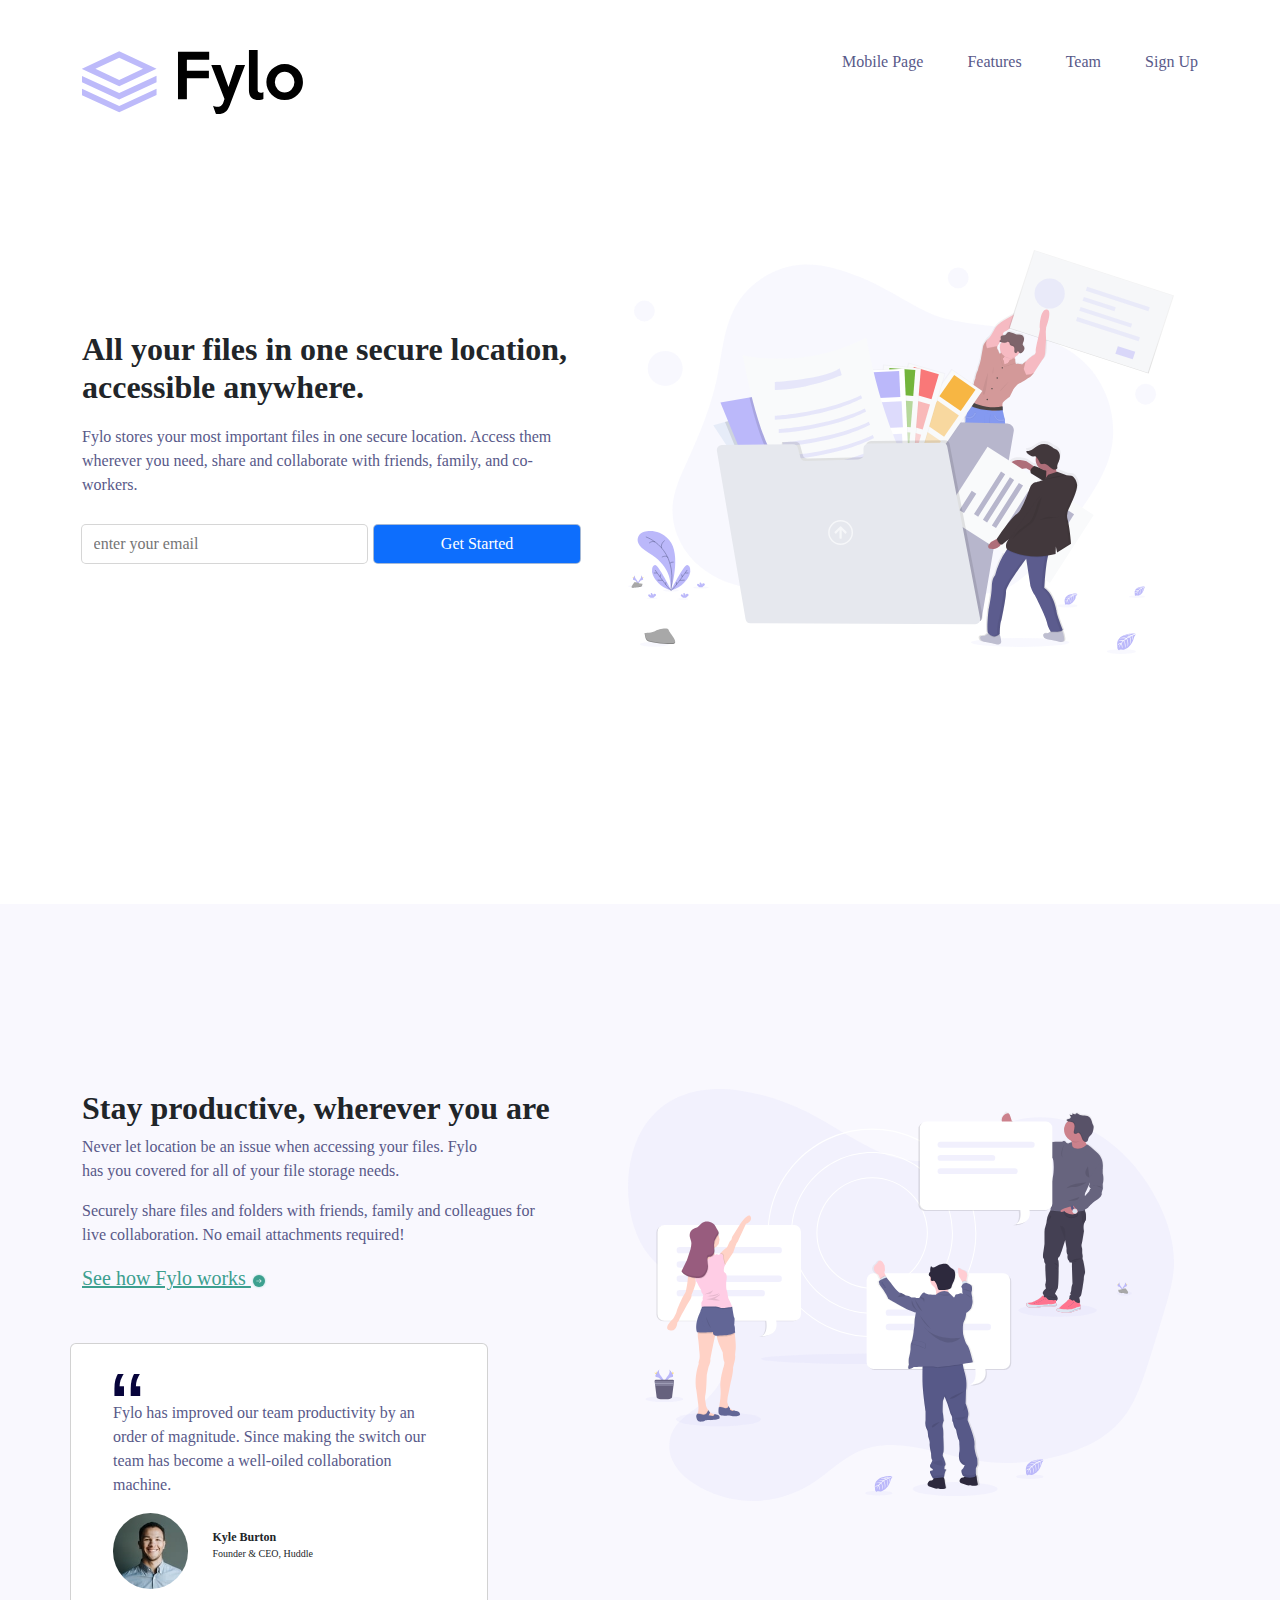
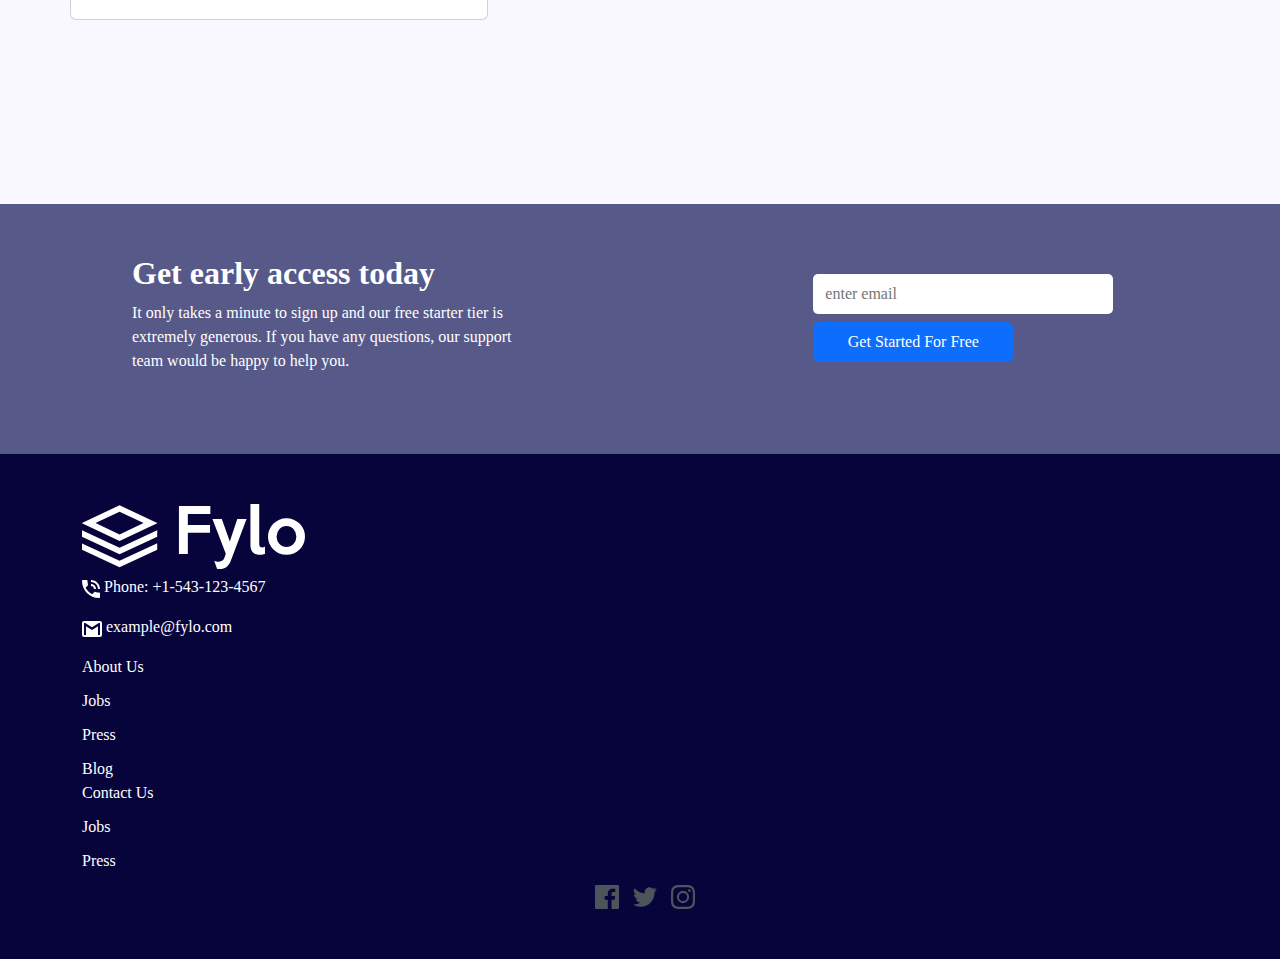
<file: index.html>
<!DOCTYPE html>
<html lang="en">
  <head>
    <meta charset="UTF-8">
    <meta name="viewport" content="width=device-width, initial-scale=1.0"> <!-- displays site properly based on user's device -->

    <link href="https://cdn.jsdelivr.net/npm/bootstrap@5.3.3/dist/css/bootstrap.min.css" rel="stylesheet" integrity="sha384-QWTKZyjpPEjISv5WaRU9OFeRpok6YctnYmDr5pNlyT2bRjXh0JMhjY6hW+ALEwIH" crossorigin="anonymous">

    <link rel="stylesheet" href="https://fonts.google.com/specimen/Raleway">
    <link rel="stylesheet"  href="https://fonts.google.com/specimen/Open+Sans">



    <link rel="icon" type="image/png" sizes="32x32" href="./images/favicon-32x32.png">
    
    <title>Frontend Mentor | Fylo landing page with two column layout</title>


    <link rel="stylesheet" type="text/css" href="style.css">
    <!-- Feel free to remove these styles or customise in your own stylesheet 👍 
    <style>
      .attribution { font-size: 11px; text-align: center; }
      .attribution a { color: hsl(228, 45%, 44%); }
    </style>-->
  </head>
  <body>
    <header class="heading">
      
      <div class="container heading-body">
        <div class="row ">
          <div class="heading-logo col-sm-3 col-lg-8">
            <img src="images/logo.svg" style="width: 30%;">
          </div>
          <div class="heading-link col-sm-9 col-lg-4">
            <a href="index-mobile.html">Mobile Page</a>
            <a href="">Features</a>
            <a href="">Team</a>
            <a href="">Sign Up</a>
          </div>
        </div>
      </div>
    </header>

    <main>
      
      <div class="container main-body">
        <div class="row main-body-content">
          <div class="main-body-txt col-sm-12 col-lg-6 row">
            <h2 class=" col-sm-12 col-lg-12">All your files in one secure location, accessible anywhere.</h2>
            <p class=" col-sm-12 col-lg-11">
              Fylo stores your most important files in one secure location. 
              Access them wherever you need, share and collaborate with friends, 
              family, and co-workers.
            </p>

            <form class="col-sm-12 col-lg-12 row" style="display: flex; justify-content: center;">
              
            
              <input type="email" name="email" placeholder="enter your email" required class=" col-sm-12 col-lg-7">
              <button type="submit" class="btn btn-primary col-sm-12 col-lg-5">Get Started</button>
            </form>
          </div>
          <div class=" main-body-img col-sm-12 col-lg-6">
            <img src="images/illustration-1.svg" style="width: 100%;">
          </div>
        </div>
      </div>

      <div class="container-fluid body-productive">
        <div class="container">
          <div class="row  body-productive-body">
            <div class="col-sm-12 col-lg-6 row body-productive-h2">
              <h2 class="col-sm-12 col-lg-12"> Stay productive, wherever you are</h2>
              <p class="col-sm-12 col-lg-12"> 
                Never let location be an issue when accessing your files. Fylo <br> has you 
                covered for all of your file storage needs.
              </p>
              <p class="col-sm-12 col-lg-12">
                Securely share files and folders with friends, family and colleagues for <br> 
                live collaboration. No email attachments required!
              </p>
              <a href="" class="col-sm-12 col-lg-12" style="color: hsl(170, 45%, 43%); font-size: 20px;">See how Fylo works <img src="images/icon-arrow.svg"> </a>
              <div class="col-sm-12 col-lg-12 ">
                <div class="row card body-card">
                  <img src="images/icon-quotes.svg" style="width:15%;" >
                  <p class="col-sm-12 col-lg-12">
                    Fylo has improved our team productivity by an order of magnitude. Since 
                    making the switch our team has become a well-oiled collaboration machine.
                  </p>
                  <div class="row">
                    <img src="images/avatar-testimonial.jpg" class="col-sm-6 col-lg-8" style="width:30%; height: 100%; border-radius: 100%;">
                    <span class="col-sm-6 col-lg-4 testimonial">
                      <big style="font-weight: bold;">Kyle Burton</big><br>
                      Founder & CEO, Huddle
                    </span>
                  </div>
                </div>
                
              </div>
            </div>
            <div class="col-sm-12 col-lg-6">
              <img src="  images/illustration-2.svg" style="width:100%">
            </div>
          </div>
        </div>
      </div>

      <div class="access-body">
        <div class="container ">
          <div class="row access-body-txt">
            <div class="col-sm-12 col-lg-5">
              <h2 style="font-weight:bold;">Get early access today</h2>
              <p style="color:#fff;">
                It only takes a minute to sign up and our free starter tier is extremely generous. 
                If you have any questions, our support team would be happy to help you.
              </p>
            </div>
            <div class="col-sm-12 col-lg-4">
              <form class="row footer-form">
                <input type="text" name="" placeholder="enter email" required class="col-sm-12 col-lg-12">
                <button type="submit" class="btn btn-primary my-2 col-sm-12 col-lg-6" >Get Started For Free</button>
              </form>
            </div>
          </div>
        </div>
      </div>

    </main>

    <footer>
      <div class="container">
        <div class="row">
          <div class="col-sm-12 col-lg-12 ">
            <img src="images/logo-2.svg" style="width:20%;" class="col-sm-12 col-lg-12">
            <p class="col-sm-12 col-lg-12" style="color:#fff; margin-top: 5px;"> <img src="images/icon-phone.svg"> Phone: +1-543-123-4567</p>
            <p class="col-sm-12 col-lg-12" style="color:#fff;"> <img src="images/icon-email.svg"> example@fylo.com</p>
          </div>
          <div class="col-sm-12 col-lg-12 footer-link" >
            <a href="" class="col-sm-12 col-lg-12">About Us</a>
            <a href="" class="col-sm-12 col-lg-12">Jobs</a>
            <a href="" class="col-sm-12 col-lg-12">Press</a>
            <a href="" class="col-sm-12 col-lg-12">Blog</a>
          </div>
          <div class="col-sm-12 col-lg-12 footer-link">
            <a href="" class="col-sm-12 col-lg-12">Contact Us</a>
            <a href="" class="col-sm-12 col-lg-12">Jobs</a>
            <a href="" class="col-sm-12 col-lg-12">Press</a>
            
          </div>
          <div class="col-sm-12 col-lg-12 footer-link-img">
            <a href="" class="col-sm-12 col-lg-12 "><img src="images/icon-facebook.svg"> </a>
            <a href="" class="col-sm-12 col-lg-12 "><img src="images/icon-twitter.svg"> </a>
            <a href="" class="col-sm-12 col-lg-12 "><img src="images/icon-instagram.svg"> </a>
                      
          </div>
        </div>
      </div>
    </footer>
  </body>
</html>
</file>
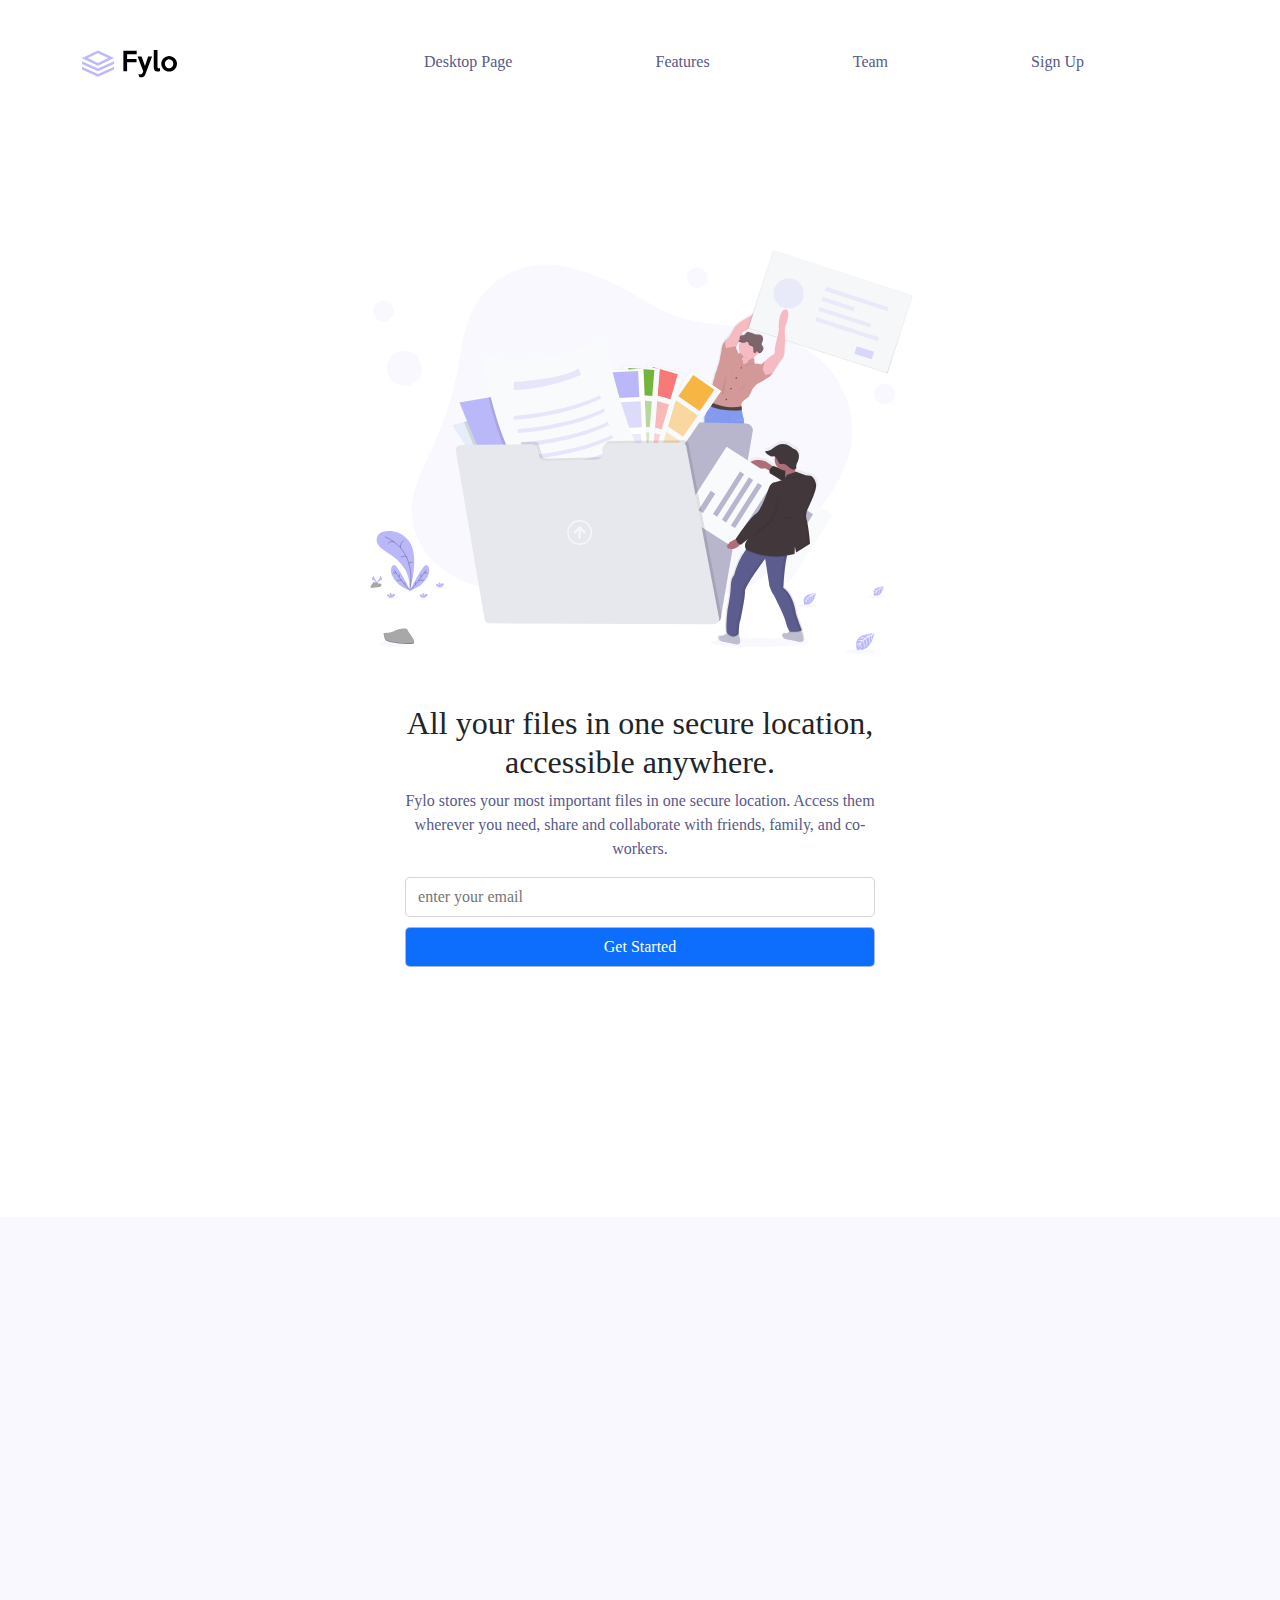
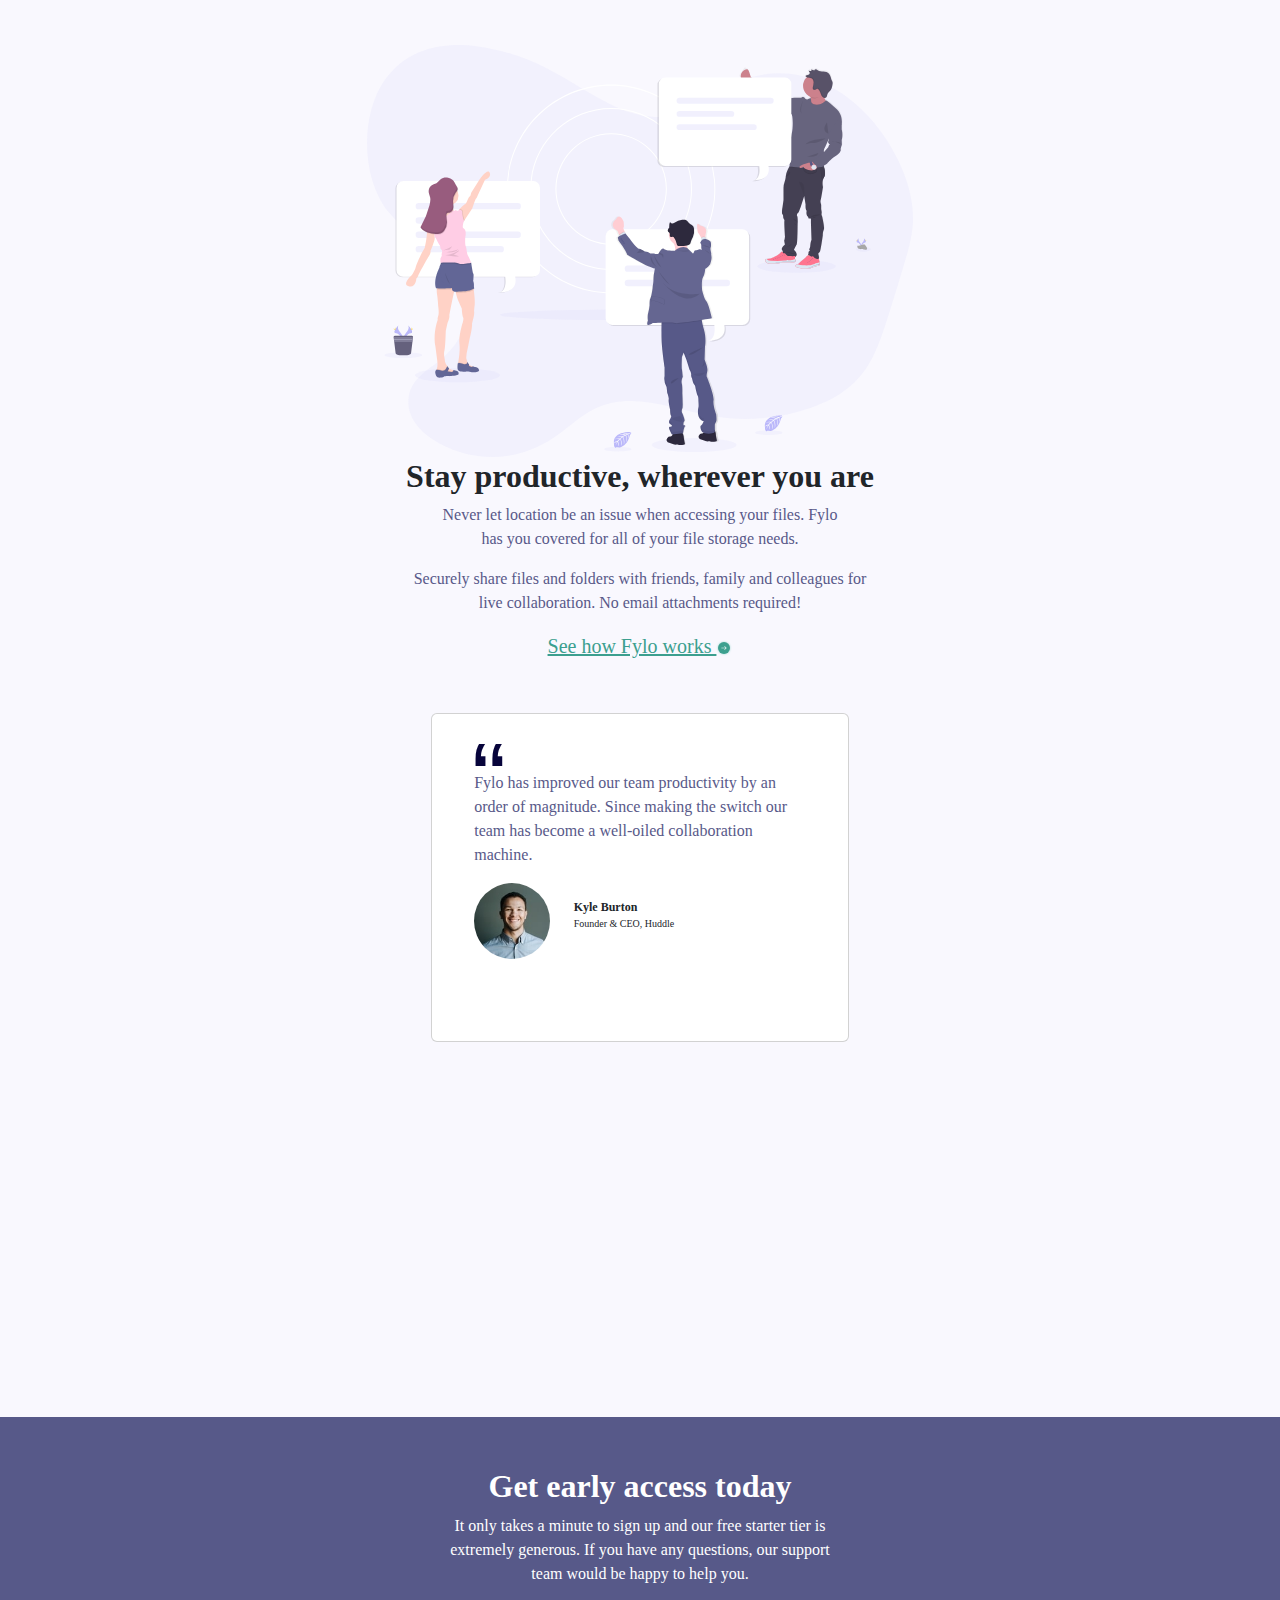
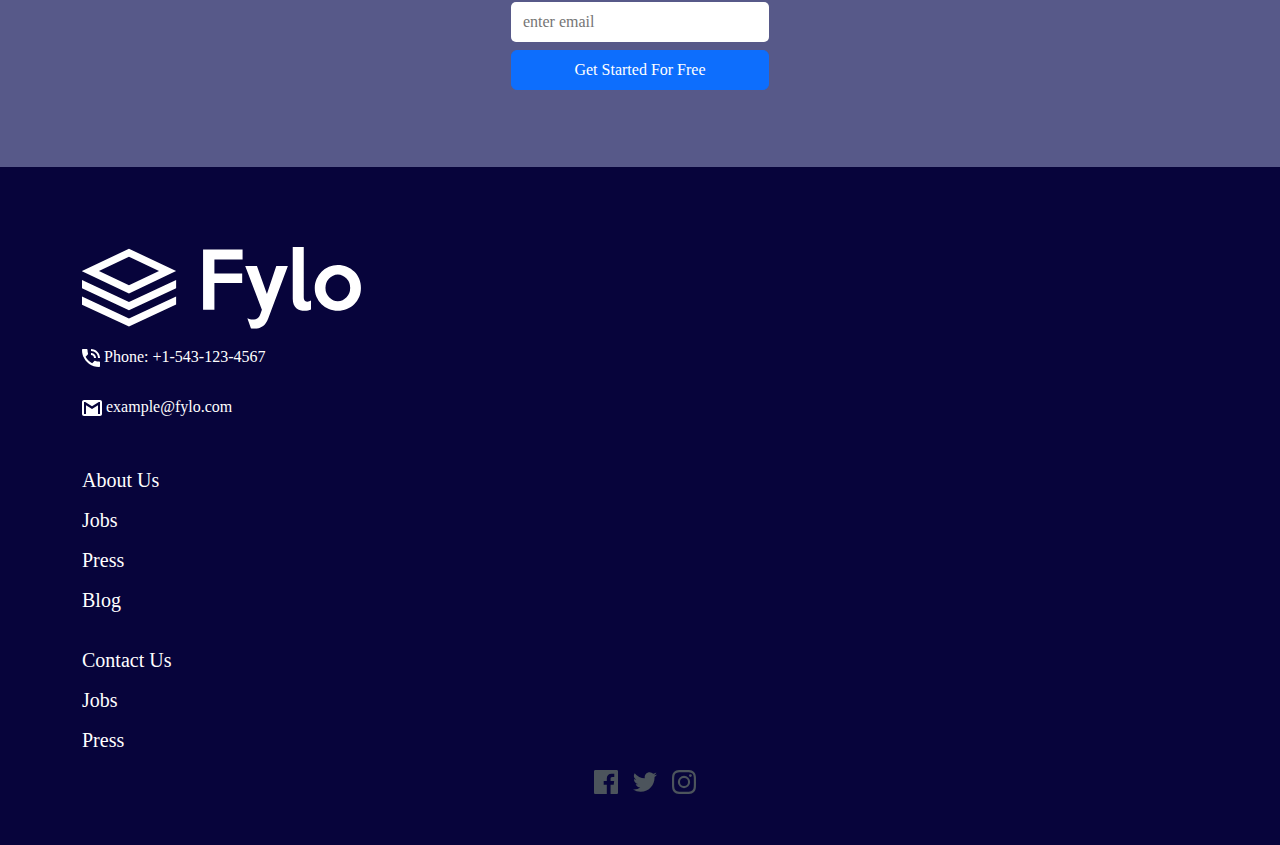
<file: index-mobile.html>
<!DOCTYPE html>
<html lang="en">
  <head>
    <meta charset="UTF-8">
    <meta name="viewport" content="width=device-width, initial-scale=1.0"> <!-- displays site properly based on user's device -->

    <link href="https://cdn.jsdelivr.net/npm/bootstrap@5.3.3/dist/css/bootstrap.min.css" rel="stylesheet" integrity="sha384-QWTKZyjpPEjISv5WaRU9OFeRpok6YctnYmDr5pNlyT2bRjXh0JMhjY6hW+ALEwIH" crossorigin="anonymous">

    <link rel="stylesheet" href="https://fonts.google.com/specimen/Raleway">
    <link rel="stylesheet"  href="https://fonts.google.com/specimen/Open+Sans">



    <link rel="icon" type="image/png" sizes="32x32" href="./images/favicon-32x32.png">
    
    <title>Frontend Mentor | Fylo landing page with two column layout</title>


    <link rel="stylesheet" type="text/css" href="style-mobile.css">
    <!-- Feel free to remove these styles or customise in your own stylesheet 👍 
    <style>
      .attribution { font-size: 11px; text-align: center; }
      .attribution a { color: hsl(228, 45%, 44%); }
    </style>-->
  </head>
  <body>
    <header class="heading">
      
      <div class="container heading-body">
        <div class="row ">
          <div class="heading-logo col-sm-3 col-lg-9">
            <img src="images/logo.svg" style="width: 30%;">
          </div>
          <div class="heading-link col-sm-9 col-lg-3">
            <a href="index.html">Desktop Page</a>
            <a href="">Features</a>
            <a href="">Team</a>
            <a href="">Sign Up</a>
          </div>
        </div>
      </div>
    </header>

    <main>
      
      <div class="container main-body">
        <div class="row main-body-content">
          <div class="main-body-txt col-sm-12 col-lg-6 row">
            <h2 class=" col-sm-12 col-lg-12">All your files in one secure location, accessible anywhere.</h2>
            <p class=" col-sm-12 col-lg-11">
              Fylo stores your most important files in one secure location. 
              Access them wherever you need, share and collaborate with friends, 
              family, and co-workers.
            </p>

            <form class="col-sm-12 col-lg-12 row" style="display: flex; justify-content: center;">
              
            
              <input type="email" name="email" placeholder="enter your email" required class=" col-sm-12 col-lg-7">
              <button type="submit" class="btn btn-primary col-sm-12 col-lg-5">Get Started</button>
            </form>
          </div>
          <div class=" main-body-img col-sm-12 col-lg-6">
            <img src="images/illustration-1.svg" style="width: 100%;">
          </div>
        </div>
      </div>

      <div class="container-fluid body-productive">
        <div class="container">
          <div class="row  body-productive-body">
            <div class="col-sm-12 col-lg-6 row body-productive-h2">
              <h2 class="col-sm-12 col-lg-12"> Stay productive, wherever you are</h2>
              <p class="col-sm-12 col-lg-12"> 
                Never let location be an issue when accessing your files. Fylo <br> has you 
                covered for all of your file storage needs.
              </p>
              <p class="col-sm-12 col-lg-12">
                Securely share files and folders with friends, family and colleagues for <br> 
                live collaboration. No email attachments required!
              </p>
              <a href="" class="col-sm-12 col-lg-12" style="color: hsl(170, 45%, 43%); font-size: 20px;">See how Fylo works <img src="images/icon-arrow.svg"> </a>
              <div class="col-sm-12 col-lg-12 ">
                <div class="row card body-card">
                  <img src="images/icon-quotes.svg" style="width:15%;" >
                  <p class="col-sm-12 col-lg-12">
                    Fylo has improved our team productivity by an order of magnitude. Since 
                    making the switch our team has become a well-oiled collaboration machine.
                  </p>
                  <div class="row">
                    <img src="images/avatar-testimonial.jpg" class="col-sm-6 col-lg-8" style="width:30%; height: 100%; border-radius: 100%;">
                    <span class="col-sm-6 col-lg-4 testimonial">
                      <big style="font-weight: bold;">Kyle Burton</big><br>
                      Founder & CEO, Huddle
                    </span>
                  </div>
                </div>
                
              </div>
            </div>
            <div class="col-sm-12 col-lg-6">
              <img src="  images/illustration-2.svg" style="width:100%">
            </div>
          </div>
        </div>
      </div>

      <div class="access-body">
        <div class="container ">
          <div class="row access-body-txt">
            <div class="col-sm-12 col-lg-5">
              <h2 style="font-weight:bold;">Get early access today</h2>
              <p style="color:#fff;">
                It only takes a minute to sign up and our free starter tier is extremely generous. 
                If you have any questions, our support team would be happy to help you.
              </p>
            </div>
            <div class="col-sm-12 col-lg-4">
              <form class="row footer-form">
                <input type="text" name="" placeholder="enter email" required class="col-sm-12 col-lg-12">
                <button type="submit" class="btn btn-primary my-2 col-sm-12 col-lg-6" >Get Started For Free</button>
              </form>
            </div>
          </div>
        </div>
      </div>

    </main>

    <footer>
      <div class="container">
        <div class="row">
          <div class="col-sm-12 col-lg- footer-link">
            <img src="images/logo-2.svg" style="width: 25%;" class="col-sm-12 col-lg-12">
            <p class="col-sm-12 col-lg-12" style="color:#fff; margin-top: 5px;"> <img src="images/icon-phone.svg"> Phone: +1-543-123-4567</p>
            <p class="col-sm-12 col-lg-12" style="color:#fff;"> <img src="images/icon-email.svg"> example@fylo.com</p>
          </div>
          <div class="col-sm-12 col-lg-12 footer-link" >
            <a href="" class="col-sm-12 col-lg-12">About Us</a>
            <a href="" class="col-sm-12 col-lg-12">Jobs</a>
            <a href="" class="col-sm-12 col-lg-12">Press</a>
            <a href="" class="col-sm-12 col-lg-12">Blog</a>
          </div>
          <div class="col-sm-12 col-lg-12 footer-link">
            <a href="" class="col-sm-12 col-lg-12">Contact Us</a>
            <a href="" class="col-sm-12 col-lg-12">Jobs</a>
            <a href="" class="col-sm-12 col-lg-12">Press</a>
            
          </div>
          <div class="col-sm-12 col-lg-12 footer-link-img">
            <a href="" class="col-sm-12 col-lg-12 "><img src="images/icon-facebook.svg"> </a>
            <a href="" class="col-sm-12 col-lg-12 "><img src="images/icon-twitter.svg"> </a>
            <a href="" class="col-sm-12 col-lg-12 "><img src="images/icon-instagram.svg"> </a>
                      
          </div>
        </div>
      </div>
    </footer>
  </body>
</html>
</file>
<file: style.css>
p{
	font-size: 16px;
	color: hsl(238, 22%, 44%);
}

@media (min-width:375px) and (max-width:950px){
	body{
		width: 100%;
		font-family: Open Sans;
	}

	.heading{
		height: 200px;
		font-family: Raleway;
	}

	.heading-logo{
		width: 30%;
	}

	.heading-body{
		margin-top: 50px;
		margin-bottom: 50px;

	}

	.heading-link{
		display: flex;
		justify-content: space-between;
		font-size: 16px;
		width: 60%;	
	}



	.heading-link a{
		text-decoration: none;	
		color: hsl(238, 22%, 44%);
	}

	.main-body-content{
		display: flex;
		flex-direction: column-reverse;
	}


	.main-body-txt{
		display: flex;
		justify-content: center;
		text-align: center;
	}

	.main-body-txt h2{
		margin-top: 50px;
	}

	.main-body-txt p{
	}

	.main-body-txt input{
		width: 90%;
		height: 40px;
		border: #cccc 1px solid;
		border-radius: 5px;
	}

	.main-body-txt button{
		width: 90%;
		height: 40px;
		margin-top: 10px;
		border: #cccc 1px solid;
		border-radius: 5px;
	}


	.body-card{
		width: 80%;
		padding: 30px;
		text-align: left;
		margin-top: 10%;
		margin-left: 10%;
		margin-right: 10%;
		height: 100%;
	}
	



	.testimonial{
		margin-top: 15px; 
		width: 65%; 
		font-size: 10px;
	}


	.body-productive{
		display: flex;
		justify-content: ;
		align-items: center;
		text-align: center;
		background-color: rgba(249, 248, 254, 1);
		height: 200vh;
		margin-top: 250px;
	}


	.body-productive-body{
		display: flex;
		flex-direction: column-reverse;
		justify-content: center;
		align-items: center;
	}

	.body-productive-h2 h2{
		font-weight: bold;
	}

	.access-body{
		height: 350px;
		width: 100%;
		background-color: rgba(87, 89, 137, 1);
		color: #fff;
	}

	.access-body-txt{
		display: flex;
		justify-content: space-between;
		align-items: center;
		text-align: center;
		padding: 50px;
	}

	.footer-form{
		margin-left: 10%;
		margin-right: 10%;
	}

	.footer-form input{
		width: 300px; 
		height: 40px; 
		border-radius: 5px; 
		border: none; 
	}

	.footer-form button{
		width: 300px; 
		height: 40px; 
	}


	footer{
		background-color: rgba(7, 4, 59, 1);
			height: 100%;
			padding: 50px;
			font-size: 20px;
			color: #fff;
		}


		.footer-link{
			display: flex;
			flex-direction: column;
			gap: 10px;
			margin-top: 30px;
		}

		.footer-link a{
			text-decoration: none;
			color: #fff;
		}

		.footer-link-img { 
			margin-top: 10px;
			text-align: center;
		}

		.footer-link-img a{
			margin-left:10px; 
			text-decoration: none;
		}


}




@media (min-width:951px) and (max-width:1600px){

	body{
		width: 100%;
		font-family: Open Sans;
	}

	.heading{
		height: 200px;
		font-family: Raleway;
	}

	.heading-body{
		margin-top: 50px;
		margin-bottom: 50px;

	}

	.heading-link{
		display: flex;
		justify-content: space-between;
		font-size: 16px;	
	}



	.heading-link a{
		text-decoration: none;	
		color: hsl(238, 22%, 44%)
	}



	.main-body-txt h2{
		margin-top: 80px;
		font-weight: bold;
	}

	.main-body-txt p{
		margin-top: -60px;

	}

	.main-body-txt input{
		width: 55%;
		height: 40px;
		margin-top: -60px;
		border: #cccc 1px solid;
		border-radius: 5px;
	}

	.main-body-txt button{
		width: 40%;
		height: 40px;
		margin-top: -60px;
		margin-left: 5px;
		border: #cccc 1px solid;
		border-radius: 5px;
	}

	.body-card{
		width: 70%;
		padding: 30px;
	}

	.testimonial{
		margin-top: 15px; 
		width: 65%; 
		font-size: 10px;
	}

	.body-card{
		width: 80%;
		padding: 30px;
		margin-top: 50px;
	}

	.body-productive{
		display: flex;
		justify-content: space-around;
		align-items: center;
		background-color: rgba(249, 248, 254, 1);
		height: 100vh;
		margin-top: 250px;
	}

	.body-productive-h2 h2{
		font-weight: bold;
	}

	.access-body{
		height: 250px;
		width: 100%;
		background-color: rgba(87, 89, 137, 1);
		color: #fff;
	}

	.access-body-txt{
		display: flex;
		justify-content: space-between;
		align-items: center;
		padding: 50px;
	}

	.footer-form input{
		width: 300px; 
		height: 40px; 
		border-radius: 5px; 
		border: none; 
	}

	.footer-form button{
		width: 200px; 
		height: 40px; 
	}

	footer{
		background-color: rgba(7, 4, 59, 1);
		height: 100%;
		padding: 50px;
		color: #fff;
	}

	.footer-logo path{
		fill: #fff;
	}

	.footer-link{
		display: flex;
		flex-direction: column;
		gap: 10px;
	}

	.footer-link a{
		text-decoration: none;
		color: #fff;
	}

	.footer-link-img { 
		margin-top: 10px;
		text-align: center;
	}

	.footer-link-img a{
		margin-left:10px; 
		text-decoration: none;
	}


}
</file>
<file: style-mobile.css>
p{
	font-size: 16px;
	color: hsl(238, 22%, 44%);
}

@media (min-width:319px) and (max-width:1600px){
	body{
		width: 100%;
		font-family: Open Sans;
	}

	.heading{
		height: 200px;
		font-family: Raleway;
	}

	.heading-logo{
		width: 30%;
	}

	.heading-body{
		margin-top: 50px;
		margin-bottom: 50px;

	}

	.heading-link{
		display: flex;
		justify-content: space-between;
		font-size: 16px;
		width: 60%;	
	}



	.heading-link a{
		text-decoration: none;	
		color: hsl(238, 22%, 44%);
	}

	.main-body-content{
		display: flex;
		justify-content: center;
		align-items: center;
		flex-direction: column-reverse;
	}


	.main-body-txt{
		display: flex;
		justify-content: center;
		text-align: center;
	}

	.main-body-txt h2{
		margin-top: 50px;
	}

	.main-body-txt p{
	}

	.main-body-txt input{
		width: 90%;
		height: 40px;
		border: #cccc 1px solid;
		border-radius: 5px;
	}

	.main-body-txt button{
		width: 90%;
		height: 40px;
		margin-top: 10px;
		border: #cccc 1px solid;
		border-radius: 5px;
	}


	.body-card{
		width: 80%;
		padding: 30px;
		text-align: left;
		margin-top: 10%;
		margin-left: 10%;
		margin-right: 10%;
		height: 100%;
	}
	



	.testimonial{
		margin-top: 15px; 
		width: 65%; 
		font-size: 10px;
	}


	.body-productive{
		display: flex;
		justify-content: ;
		align-items: center;
		text-align: center;
		background-color: rgba(249, 248, 254, 1);
		height: 200vh;
		margin-top: 250px;
	}


	.body-productive-body{
		display: flex;
		flex-direction: column-reverse;
		justify-content: center;
		align-items: center;
	}

	.body-productive-h2 h2{
		font-weight: bold;
	}

	.access-body{
		height: 350px;
		width: 100%;
		background-color: rgba(87, 89, 137, 1);
		color: #fff;
	}

	.access-body-txt{
		display: flex;
		flex-direction: column;
		justify-content: space-between;
		align-items: center;
		text-align: center;
		padding: 50px;
	}

	.footer-form{
		margin-left: 10%;
		margin-right: 10%;
	}

	.footer-form input{
		width: 300px; 
		height: 40px; 
		border-radius: 5px; 
		border: none; 
	}

	.footer-form button{
		width: 300px; 
		height: 40px; 
	}


	footer{
		background-color: rgba(7, 4, 59, 1);
			height: 100%;
			padding: 50px;
			font-size: 20px;
			color: #fff;
		}


		.footer-link{
			display: flex;
			flex-direction: column;
			gap: 10px;
			margin-top: 30px;
		}

		.footer-link a{
			text-decoration: none;
			color: #fff;
		}

		.footer-link-img { 
			margin-top: 10px;
			text-align: center;
		}

		.footer-link-img a{
			margin-left:10px; 
			text-decoration: none;
		}


}
</file>
